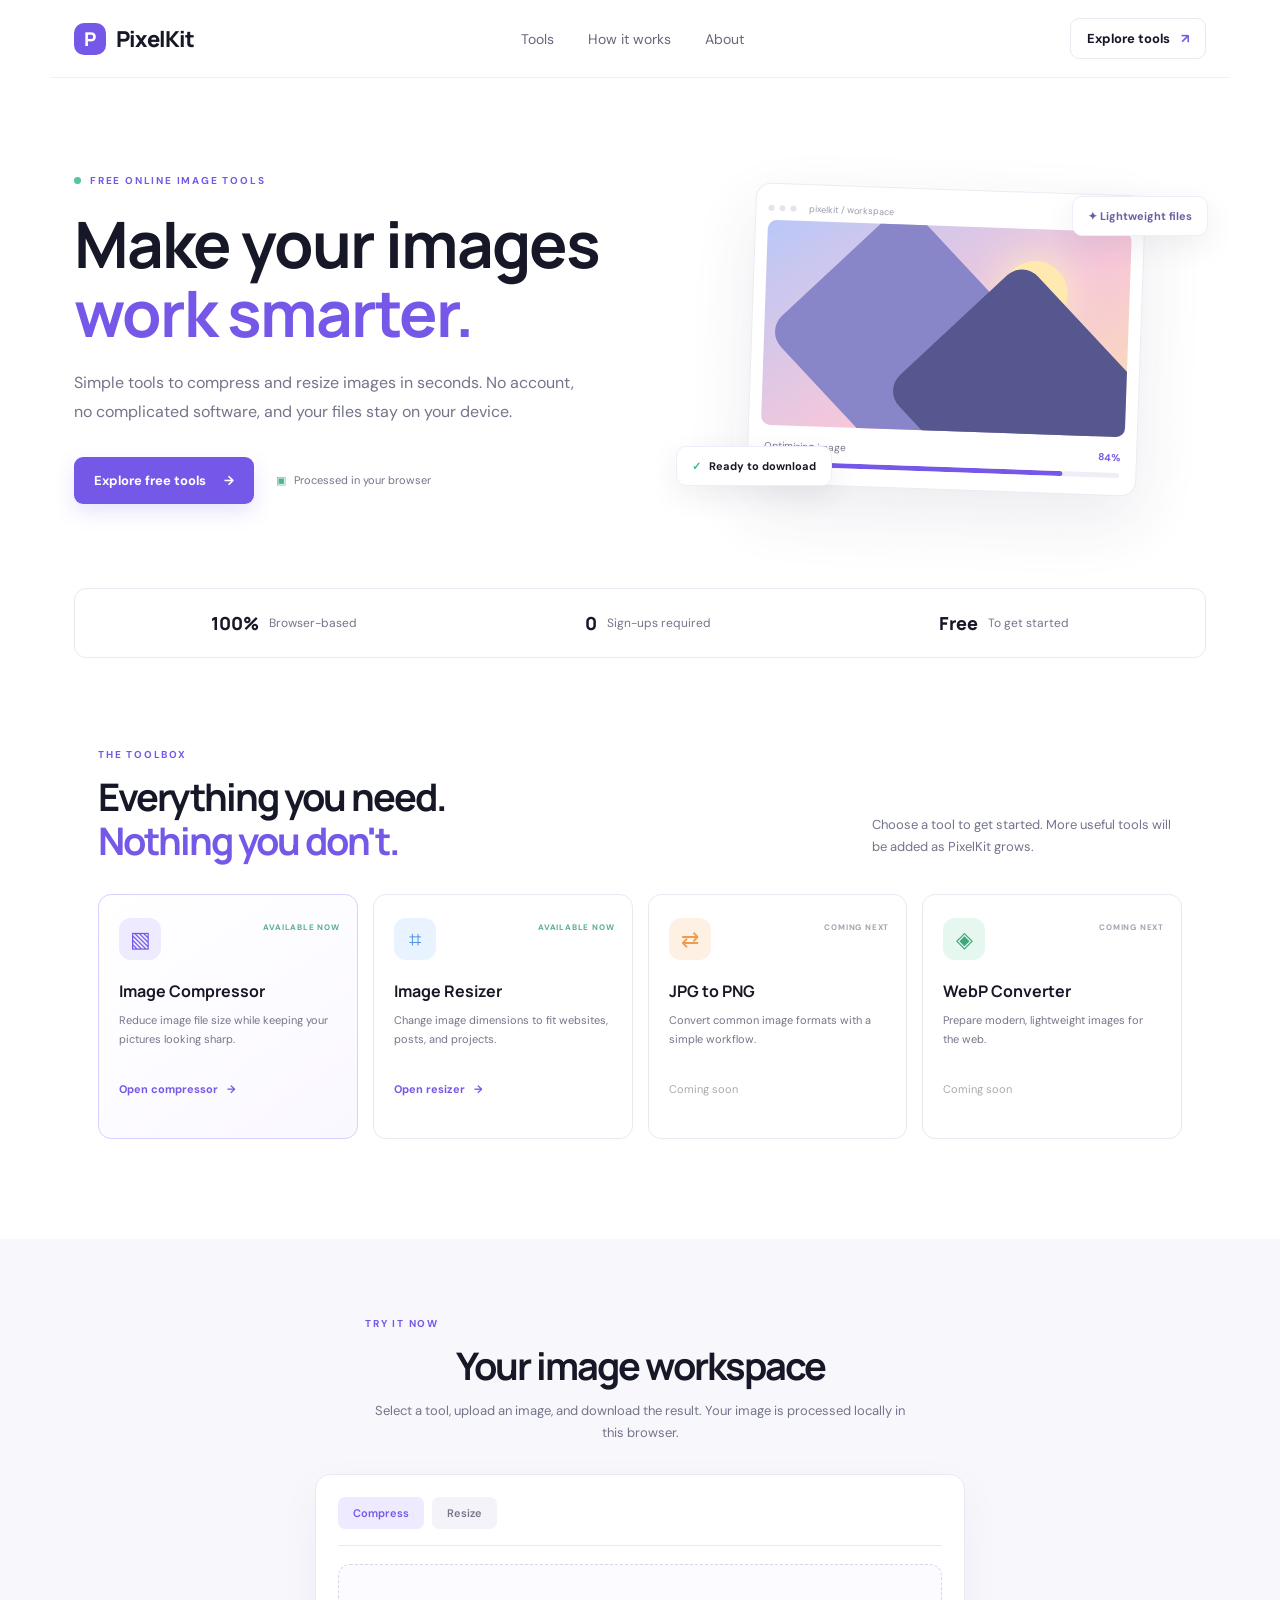
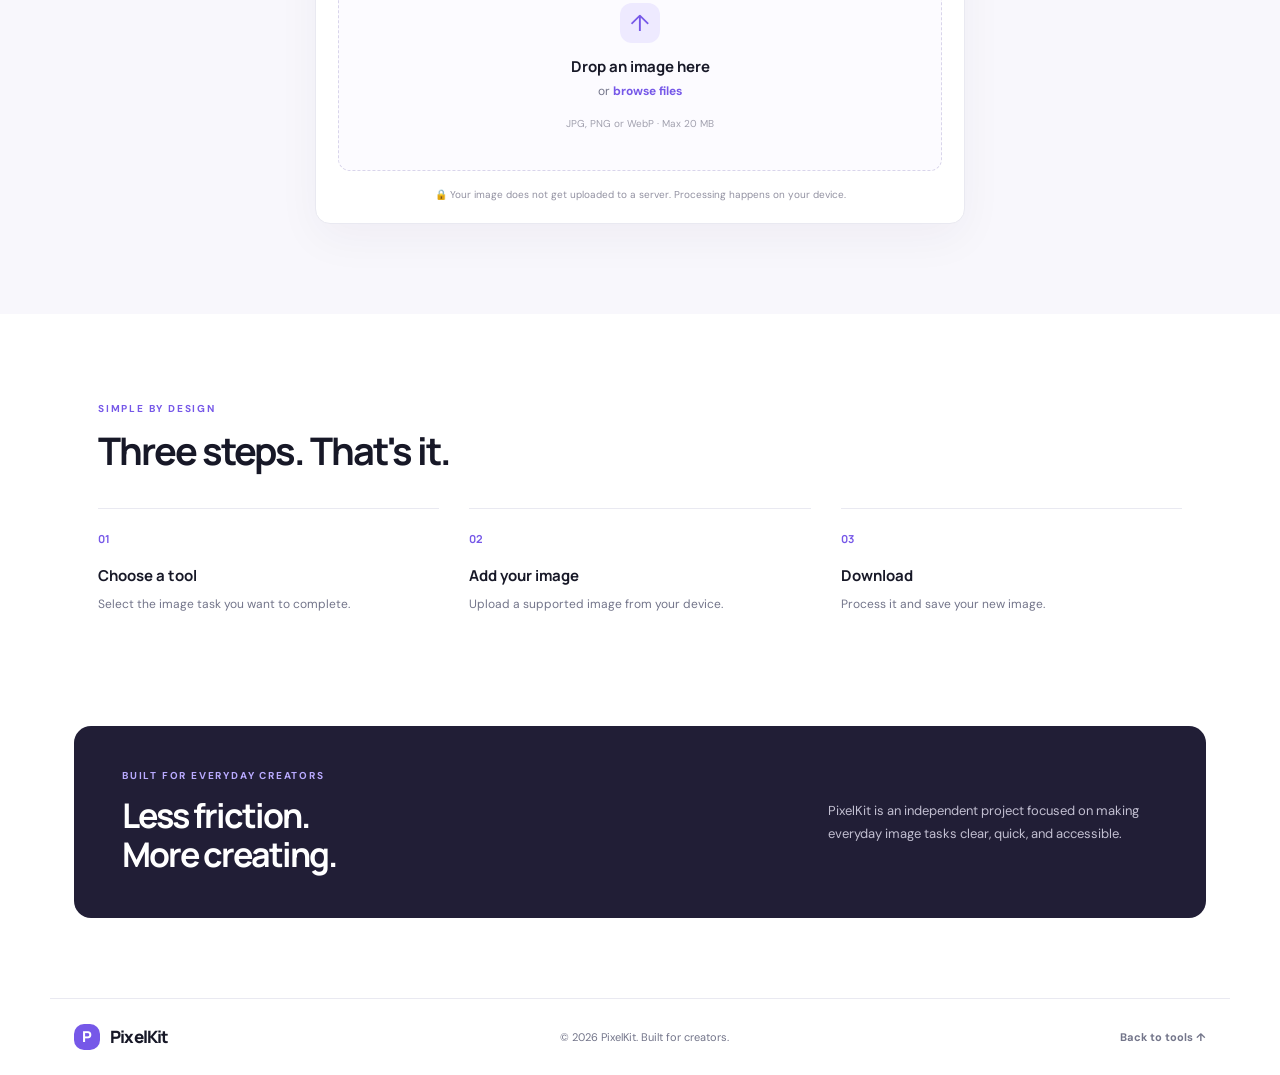
<file: index.html>
<!DOCTYPE html>
<html lang="en">

<head>
    <meta charset="UTF-8">
    <meta name="viewport" content="width=device-width, initial-scale=1.0">

    <!-- SEO -->
    <title>PixelKit — Free Online Image Compressor & Resizer</title>

    <meta name="description"
        content="Compress and resize images online for free with PixelKit. Reduce image file sizes and resize JPG, PNG and WebP images directly in your browser. No uploads required.">

    <meta name="robots" content="index, follow">

    <meta name="author" content="PixelKit">

    <meta name="theme-color" content="#7654ed">

    <!-- Open Graph: Social Media Sharing -->
    <meta property="og:type" content="website">
    <meta property="og:title"
        content="PixelKit — Free Online Image Tools">
    <meta property="og:description"
        content="Compress and resize your images for free. Fast, simple and private image processing directly in your browser.">

    <!-- Twitter / X Sharing -->
    <meta name="twitter:card" content="summary">
    <meta name="twitter:title"
        content="PixelKit — Free Online Image Tools">
    <meta name="twitter:description"
        content="Free online image compression and resizing tools.">

    <!-- Stylesheet -->
    <link rel="stylesheet" href="style.css">
</head>
<body>
  <header class="site-header">
    <a class="brand" href="#" aria-label="PixelKit home"><span class="brand-mark">P</span> PixelKit</a>
    <nav aria-label="Main navigation">
      <a href="#tools">Tools</a>
      <a href="#how-it-works">How it works</a>
      <a href="#about">About</a>
    </nav>
    <a class="header-cta" href="#tools">Explore tools <span>↗</span></a>
  </header>

  <main>
    <section class="hero">
      <div class="hero-copy">
        <div class="eyebrow"><span class="status-dot"></span> FREE ONLINE IMAGE TOOLS</div>
        <h1>Make your images<br><span>work smarter.</span></h1>
        <p class="hero-description">Simple tools to compress and resize images in seconds. No account, no complicated software, and your files stay on your device.</p>
        <div class="hero-actions">
          <a class="primary-button" href="#tools">Explore free tools <span>→</span></a>
          <span class="privacy-note"><span class="lock">▣</span> Processed in your browser</span>
        </div>
      </div>
      <div class="hero-art" aria-label="Abstract image processing illustration">
        <div class="art-glow"></div>
        <div class="art-window">
          <div class="window-top"><i></i><i></i><i></i><span>pixelkit / workspace</span></div>
          <div class="art-image">
            <div class="sun"></div><div class="mountain mountain-back"></div><div class="mountain mountain-front"></div>
          </div>
          <div class="art-progress"><span>Optimizing image</span><b>84%</b><div class="progress-track"><i></i></div></div>
        </div>
        <div class="floating-chip chip-top">✦ Lightweight files</div>
        <div class="floating-chip chip-bottom"><span>✓</span> Ready to download</div>
      </div>
    </section>

    <section class="trust-strip">
      <div><strong>100%</strong><span>Browser-based</span></div>
      <div><strong>0</strong><span>Sign-ups required</span></div>
      <div><strong>Free</strong><span>To get started</span></div>
    </section>

    <section class="tools-section" id="tools">
      <div class="section-heading">
        <div><div class="eyebrow">THE TOOLBOX</div><h2>Everything you need.<br><span>Nothing you don't.</span></h2></div>
        <p>Choose a tool to get started. More useful tools will be added as PixelKit grows.</p>
      </div>

      <div class="tool-grid">
        <article class="tool-card featured">
          <div class="tool-icon purple">▧</div><span class="tool-tag">AVAILABLE NOW</span>
          <h3>Image Compressor</h3>
          <p>Reduce image file size while keeping your pictures looking sharp.</p>
          <button class="text-button" data-tool="compress">Open compressor <span>→</span></button>
        </article>
        <article class="tool-card">
          <div class="tool-icon blue">⌗</div><span class="tool-tag">AVAILABLE NOW</span>
          <h3>Image Resizer</h3>
          <p>Change image dimensions to fit websites, posts, and projects.</p>
          <button class="text-button" data-tool="resize">Open resizer <span>→</span></button>
        </article>
        <article class="tool-card muted-card">
          <div class="tool-icon orange">⇄</div><span class="tool-tag soon">COMING NEXT</span>
          <h3>JPG to PNG</h3><p>Convert common image formats with a simple workflow.</p><span class="disabled-link">Coming soon</span>
        </article>
        <article class="tool-card muted-card">
          <div class="tool-icon green">◈</div><span class="tool-tag soon">COMING NEXT</span>
          <h3>WebP Converter</h3><p>Prepare modern, lightweight images for the web.</p><span class="disabled-link">Coming soon</span>
        </article>
      </div>
    </section>

    <section class="workspace-section" id="workspace">
      <div class="workspace-intro">
        <div class="eyebrow">TRY IT NOW</div><h2>Your image workspace</h2>
        <p>Select a tool, upload an image, and download the result. Your image is processed locally in this browser.</p>
      </div>
      <div class="workspace">
        <div class="workspace-tabs">
          <button class="tab active" data-mode="compress">Compress</button>
          <button class="tab" data-mode="resize">Resize</button>
        </div>
        <div class="upload-area" id="drop-area">
          <input type="file" id="file-input" accept="image/jpeg,image/png,image/webp">
          <div class="upload-symbol">↑</div>
          <h3>Drop an image here</h3>
          <p>or <label for="file-input" class="browse-link">browse files</label></p>
          <small>JPG, PNG or WebP · Max 20 MB</small>
        </div>
        <div class="editor hidden" id="editor">
          <div class="file-summary">
            <div class="file-thumb" id="file-thumb"></div>
            <div class="file-info"><strong id="file-name">image.jpg</strong><span id="file-size">0 KB</span></div>
            <button id="remove-file" class="remove-button" aria-label="Remove image">×</button>
          </div>
          <div class="settings" id="compress-settings">
            <label for="quality">Image quality <strong id="quality-value">80%</strong></label>
            <input type="range" id="quality" min="10" max="100" value="80">
          </div>
          <div class="settings hidden" id="resize-settings">
            <div class="dimension-fields">
              <label>Width (px)<input type="number" id="width" min="1" max="10000"></label>
              <label>Height (px)<input type="number" id="height" min="1" max="10000"></label>
            </div>
            <label class="check-label"><input type="checkbox" id="keep-ratio" checked> Keep aspect ratio</label>
          </div>
          <button class="primary-button full-button" id="process-button">Compress image <span>→</span></button>
          <div class="result hidden" id="result" aria-live="polite"></div>
        </div>
        <p class="privacy-footnote">🔒 Your image does not get uploaded to a server. Processing happens on your device.</p>
      </div>
    </section>

    <section class="how-section" id="how-it-works">
      <div class="eyebrow">SIMPLE BY DESIGN</div><h2>Three steps. That's it.</h2>
      <div class="steps">
        <div><span>01</span><h3>Choose a tool</h3><p>Select the image task you want to complete.</p></div>
        <div><span>02</span><h3>Add your image</h3><p>Upload a supported image from your device.</p></div>
        <div><span>03</span><h3>Download</h3><p>Process it and save your new image.</p></div>
      </div>
    </section>

    <section class="about-banner" id="about">
      <div><div class="eyebrow">BUILT FOR EVERYDAY CREATORS</div><h2>Less friction.<br>More creating.</h2></div>
      <p>PixelKit is an independent project focused on making everyday image tasks clear, quick, and accessible.</p>
    </section>
  </main>

  <footer><a class="brand" href="#"><span class="brand-mark">P</span> PixelKit</a><span>© <span id="year"></span> PixelKit. Built for creators.</span><a href="#tools">Back to tools ↑</a></footer>
  <script src="script.js"></script>
</body>
</html>
</file>
<file: style.css>
@import url('https://fonts.googleapis.com/css2?family=DM+Sans:wght@400;500;600;700&family=Manrope:wght@400;500;600;700;800&display=swap');
:root{--ink:#171827;--muted:#73758a;--purple:#7658e8;--line:#e9e9f1;--bg:#fbfbfe}
*{box-sizing:border-box}html{scroll-behavior:smooth}body{margin:0;background:#fff;color:var(--ink);font-family:'DM Sans',sans-serif}a{color:inherit;text-decoration:none}.site-header{height:78px;max-width:1180px;margin:auto;padding:0 24px;display:flex;align-items:center;justify-content:space-between;border-bottom:1px solid #f0f0f5}.brand{font:800 22px Manrope,sans-serif;display:flex;align-items:center;gap:10px;letter-spacing:-.8px}.brand-mark{display:grid;place-items:center;width:32px;height:32px;border-radius:10px;background:var(--purple);color:white;font-size:19px}.site-header nav{display:flex;gap:34px;color:#66687b;font-size:14px}.site-header nav a:hover,footer a:hover{color:var(--purple)}.header-cta{font-size:13px;font-weight:700;border:1px solid var(--line);padding:11px 16px;border-radius:9px}.header-cta span{color:var(--purple);margin-left:8px}
.hero{max-width:1180px;margin:auto;padding:86px 24px 74px;display:grid;grid-template-columns:1.03fr .97fr;align-items:center;gap:60px;min-height:510px}.eyebrow{font-size:10px;font-weight:700;letter-spacing:1.8px;color:var(--purple);display:flex;align-items:center;gap:9px}.status-dot{width:7px;height:7px;background:#52c79a;border-radius:50%}h1,h2,h3,p{margin-top:0}h1,h2{font-family:Manrope,sans-serif;letter-spacing:-2px}h1{font-size:clamp(44px,5vw,65px);line-height:1.08;margin:22px 0}.hero h1 span,.section-heading h2 span{color:var(--purple)}.hero-description{font-size:16px;line-height:1.8;color:var(--muted);max-width:510px}.hero-actions{display:flex;align-items:center;gap:22px;margin-top:30px}.primary-button{border:0;display:inline-flex;align-items:center;justify-content:center;gap:18px;background:var(--purple);color:white;padding:15px 20px;border-radius:9px;font:700 13px 'DM Sans';cursor:pointer;box-shadow:0 8px 20px #7658e82b}.primary-button:hover{background:#6345d4;transform:translateY(-1px)}.privacy-note{font-size:11px;color:var(--muted)}.lock{color:#4cb58e;margin-right:5px}.hero-art{position:relative;min-height:340px;display:grid;place-items:center}.art-glow{position:absolute;width:340px;height:300px;background:radial-gradient(ellipse,#eeeaff 0%,#f8f6ff 52%,transparent 72%)}.art-window{position:relative;width:min(100%,390px);background:white;border:1px solid #ecebf4;border-radius:15px;padding:12px;box-shadow:0 25px 65px #39315e19;transform:rotate(2deg)}.window-top{height:24px;display:flex;align-items:center;gap:5px;color:#9a9bac;font-size:9px}.window-top i{width:6px;height:6px;border-radius:50%;background:#e5e3ee}.window-top span{margin-left:8px}.art-image{height:205px;border-radius:9px;overflow:hidden;position:relative;background:linear-gradient(145deg,#b9c7f8,#f7c7d9 58%,#f9dfb2)}.sun{position:absolute;width:65px;height:65px;border-radius:50%;background:#ffe9b0;top:32px;right:62px;box-shadow:0 0 40px #fff1c5}.mountain{position:absolute;bottom:-40px;width:300px;height:190px;transform:rotate(45deg);border-radius:22px}.mountain-back{background:#8885c8;left:25px}.mountain-front{background:#55578e;left:145px;bottom:-95px}.art-progress{padding:14px 4px 5px;font-size:10px;color:#77788b}.art-progress b{float:right;color:var(--purple)}.progress-track{height:5px;background:#efedf7;border-radius:8px;margin-top:9px;overflow:hidden}.progress-track i{display:block;width:84%;height:100%;background:var(--purple);border-radius:8px}.floating-chip{position:absolute;background:white;padding:12px 15px;border:1px solid #eeeefa;border-radius:10px;box-shadow:0 10px 30px #34304c14;font-size:11px;font-weight:700}.chip-top{top:27px;right:-2px;color:#6960a4}.chip-bottom{bottom:23px;left:-10px}.chip-bottom span{color:#36b889;margin-right:5px}
.trust-strip{max-width:1132px;margin:0 auto 90px;border:1px solid var(--line);border-radius:12px;display:flex;justify-content:space-around;padding:22px}.trust-strip div{display:flex;align-items:center;gap:10px}.trust-strip strong{font:800 18px Manrope}.trust-strip span{font-size:12px;color:var(--muted)}
.tools-section,.how-section{max-width:1132px;margin:0 auto;padding:0 24px 100px}.section-heading{display:flex;align-items:end;justify-content:space-between;margin-bottom:32px}.section-heading h2,.how-section h2,.workspace-intro h2,.about-banner h2{font-size:38px;line-height:1.15;margin:14px 0 0}.section-heading p{max-width:310px;color:var(--muted);font-size:13px;line-height:1.7;margin-bottom:4px}.tool-grid{display:grid;grid-template-columns:repeat(4,1fr);gap:15px}.tool-card{border:1px solid var(--line);border-radius:13px;padding:23px 20px;min-height:245px;position:relative;transition:.2s}.tool-card:hover{transform:translateY(-4px);box-shadow:0 15px 35px #2520440c}.tool-card.featured{border-color:#d8d0ff;background:linear-gradient(145deg,#fff,#faf8ff)}.tool-icon{width:42px;height:42px;border-radius:12px;display:grid;place-items:center;font-size:22px;margin-bottom:20px}.purple{background:#eeeaff;color:#7658e8}.blue{background:#e9f2ff;color:#4288df}.orange{background:#fff0e4;color:#ed9b4e}.green{background:#e6f7f0;color:#40a77c}.tool-tag{position:absolute;top:27px;right:17px;font-size:8px;letter-spacing:.8px;color:#55ae8d;font-weight:700}.tool-tag.soon{color:#a3a2b1}.tool-card h3{font:700 16px Manrope;margin-bottom:9px}.tool-card p{font-size:11px;line-height:1.65;color:var(--muted);min-height:55px}.text-button{border:0;padding:0;background:none;color:var(--purple);font:700 11px 'DM Sans';cursor:pointer}.text-button span{margin-left:6px}.disabled-link{font-size:11px;color:#aaa}
.workspace-section{background:#f8f7fc;padding:78px 24px 90px}.workspace-intro{text-align:center;max-width:550px;margin:0 auto 30px}.workspace-intro p{font-size:13px;line-height:1.7;color:var(--muted);margin-top:12px}.workspace{max-width:650px;background:white;border:1px solid var(--line);border-radius:15px;padding:22px;margin:auto;box-shadow:0 15px 45px #2920440b}.workspace-tabs{display:flex;gap:8px;border-bottom:1px solid var(--line);padding-bottom:16px;margin-bottom:18px}.tab{border:0;background:#f4f3f9;padding:9px 15px;border-radius:7px;font:600 11px 'DM Sans';color:#77778b;cursor:pointer}.tab.active{background:#eeeaff;color:var(--purple)}.upload-area{border:1.5px dashed #d9d5eb;background:#fcfbff;border-radius:12px;text-align:center;padding:38px 15px}.upload-area.dragover{border-color:var(--purple);background:#f4f0ff}.upload-area input{display:none}.upload-symbol{width:40px;height:40px;border-radius:12px;background:#eeeaff;color:var(--purple);display:grid;place-items:center;font-size:23px;margin:0 auto 13px}.upload-area h3{font:700 15px Manrope;margin-bottom:6px}.upload-area p{font-size:12px;color:var(--muted);margin-bottom:12px}.browse-link{color:var(--purple);font-weight:700;cursor:pointer}.upload-area small{font-size:10px;color:#a1a0ae}.privacy-footnote{text-align:center;font-size:10px;color:#9291a1;margin:17px 0 0}.hidden{display:none!important}.file-summary{display:flex;align-items:center;gap:12px;padding:10px;border:1px solid var(--line);border-radius:9px;margin-bottom:22px}.file-thumb{width:48px;height:48px;border-radius:7px;background:#f0eef8 center/cover no-repeat}.file-info{display:flex;flex-direction:column;gap:5px;min-width:0}.file-info strong{font-size:12px;overflow:hidden;text-overflow:ellipsis;white-space:nowrap;max-width:390px}.file-info span{font-size:10px;color:var(--muted)}.remove-button{margin-left:auto;border:0;background:#f4f3f8;border-radius:7px;width:28px;height:28px;font-size:18px;cursor:pointer}.settings{margin:18px 0}.settings>label:first-child{display:flex;justify-content:space-between;font-size:12px;color:#55566a}.settings strong{color:var(--purple)}input[type=range]{width:100%;accent-color:var(--purple);margin-top:15px}.dimension-fields{display:flex;gap:15px}.dimension-fields label{flex:1;font-size:11px;color:#656579}.dimension-fields input{display:block;width:100%;padding:10px;border:1px solid var(--line);border-radius:7px;margin-top:7px;font:13px 'DM Sans'}.check-label{display:flex;align-items:center;gap:7px;font-size:11px;color:#656579;margin-top:12px}.check-label input{accent-color:var(--purple)}.full-button{width:100%;margin-top:5px}.result{margin-top:15px;padding:13px;border-radius:8px;background:#effaf5;color:#287e5c;font-size:12px;line-height:1.6}.result a{display:inline-block;margin-top:7px;font-weight:700;text-decoration:underline}
.how-section{padding-top:88px}.how-section h2{margin-bottom:35px}.steps{display:grid;grid-template-columns:repeat(3,1fr);gap:30px}.steps>div{border-top:1px solid var(--line);padding-top:18px}.steps span{font:700 11px Manrope;color:var(--purple)}.steps h3{font:700 15px Manrope;margin:17px 0 8px}.steps p{font-size:12px;color:var(--muted);line-height:1.7}.about-banner{max-width:1132px;margin:0 auto 80px;background:#211e36;color:white;border-radius:17px;padding:43px 48px;display:flex;justify-content:space-between;align-items:center}.about-banner .eyebrow{color:#b9aaff}.about-banner h2{font-size:34px}.about-banner p{max-width:330px;color:#c2bfd1;font-size:13px;line-height:1.8;margin:0}footer{border-top:1px solid var(--line);max-width:1180px;margin:auto;padding:25px 24px;display:flex;justify-content:space-between;align-items:center;color:var(--muted);font-size:11px}footer .brand{color:var(--ink);font-size:17px}footer .brand-mark{width:26px;height:26px;font-size:15px}footer>a:last-child{font-weight:700}
@media(max-width:850px){.hero{gap:25px;padding-top:60px}.tool-grid{grid-template-columns:repeat(2,1fr)}.trust-strip{margin-left:24px;margin-right:24px}.about-banner{margin-left:24px;margin-right:24px}.section-heading{gap:25px}}
@media(max-width:600px){.site-header{height:66px}.site-header nav{display:none}.header-cta{font-size:11px;padding:9px 11px}.hero{grid-template-columns:1fr;padding-top:55px;gap:15px}.hero-art{min-height:290px}.art-window{width:85%}.art-image{height:165px}.floating-chip{font-size:9px}.hero-actions{flex-wrap:wrap}.trust-strip{padding:17px 10px;gap:10px}.trust-strip div{flex-direction:column;gap:3px}.trust-strip strong{font-size:15px}.trust-strip span{font-size:9px}.section-heading{display:block}.section-heading p{margin-top:15px}.section-heading h2,.how-section h2,.workspace-intro h2{font-size:31px}.tool-grid{grid-template-columns:1fr}.tool-card{min-height:210px}.tools-section,.how-section{padding-bottom:70px}.workspace-section{padding:60px 15px}.workspace{padding:15px}.steps{grid-template-columns:1fr;gap:15px}.about-banner{padding:30px 25px;display:block}.about-banner p{margin-top:20px}.about-banner h2{font-size:30px}footer{gap:12px;flex-wrap:wrap}footer>span{order:3;width:100%}}
</file>
